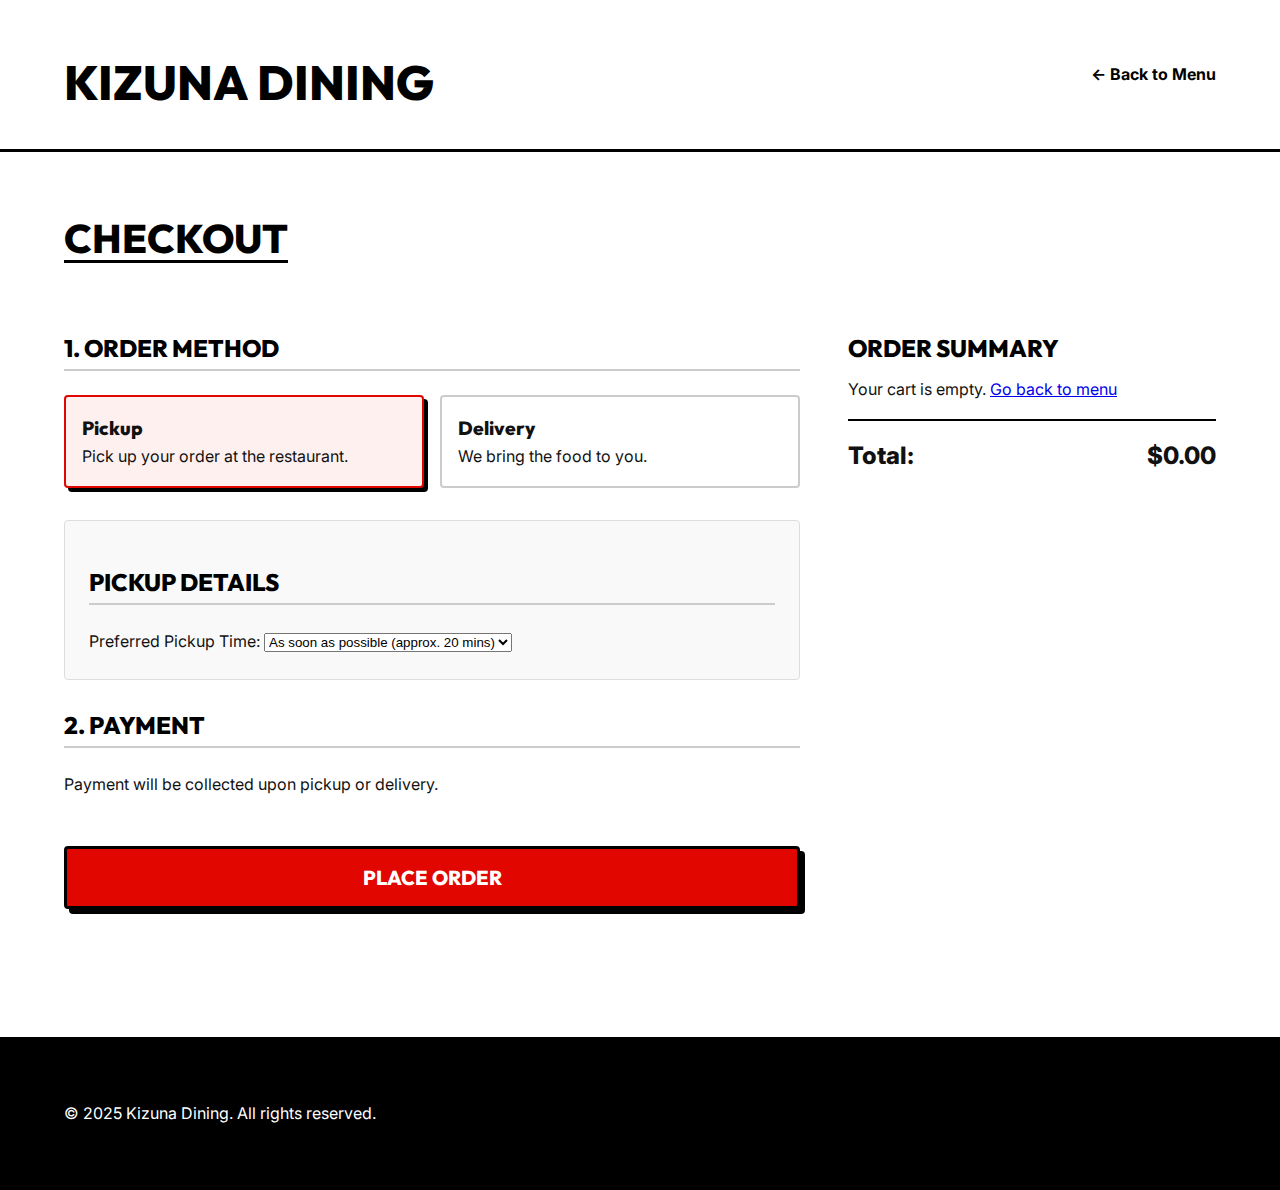
<file: checkout.html>
<!DOCTYPE html>
<html lang="en">

<head>
    <meta charset="UTF-8">
    <meta name="viewport" content="width=device-width, initial-scale=1.0">
    <title>Kizuna Dining - Checkout</title>
    <link rel="stylesheet" href="styles.css">

    <!-- Google Fonts: Outfit (Headings) & Inter (Body) -->
    <link rel="preconnect" href="https://fonts.googleapis.com">
    <link rel="preconnect" href="https://fonts.gstatic.com" crossorigin>
    <link href="https://fonts.googleapis.com/css2?family=Inter:wght@400;500;700&family=Outfit:wght@700;800&display=swap"
        rel="stylesheet">
</head>

<body>
    <header role="banner">
        <div class="container">
            <h1 class="logo">Kizuna Dining</h1>
            <nav role="navigation">
                <a href="index.html" class="back-link">&larr; Back to Menu</a>
            </nav>
        </div>
    </header>

    <main id="main-content" class="container checkout-container">
        <h2>Checkout</h2>

        <div class="checkout-grid">
            <!-- Left Column: Order Details -->
            <div class="checkout-form-section">
                <h3>1. Order Method</h3>
                <div class="method-selector">
                    <label class="method-option">
                        <input type="radio" name="order-method" value="pickup" checked>
                        <span class="method-card">
                            <span class="method-title">Pickup</span>
                            <span class="method-desc">Pick up your order at the restaurant.</span>
                        </span>
                    </label>
                    <label class="method-option">
                        <input type="radio" name="order-method" value="delivery">
                        <span class="method-card">
                            <span class="method-title">Delivery</span>
                            <span class="method-desc">We bring the food to you.</span>
                        </span>
                    </label>
                </div>

                <div id="pickup-details" class="details-section">
                    <h3>Pickup Details</h3>
                    <label for="pickup-time">Preferred Pickup Time:</label>
                    <select id="pickup-time" name="pickup-time">
                        <option value="asap">As soon as possible (approx. 20 mins)</option>
                        <option value="1700">5:00 PM</option>
                        <option value="1730">5:30 PM</option>
                        <option value="1800">6:00 PM</option>
                        <option value="1830">6:30 PM</option>
                        <option value="1900">7:00 PM</option>
                        <option value="1930">7:30 PM</option>
                        <option value="2000">8:00 PM</option>
                    </select>
                </div>

                <div id="delivery-details" class="details-section hidden">
                    <h3>Delivery Address</h3>
                    <div class="form-group">
                        <label for="address">Street Address</label>
                        <input type="text" id="address" name="address" placeholder="123 Main St">
                    </div>
                    <div class="form-group">
                        <label for="city">City</label>
                        <input type="text" id="city" name="city" placeholder="Open City">
                    </div>
                    <div class="form-group">
                        <label for="zip">Zip Code</label>
                        <input type="text" id="zip" name="zip" placeholder="12345">
                    </div>
                </div>

                <div class="payment-section">
                    <h3>2. Payment</h3>
                    <p>Payment will be collected upon pickup or delivery.</p>
                </div>

                <button id="place-order-btn" class="add-btn place-order-btn">Place Order</button>
            </div>

            <!-- Right Column: Order Summary -->
            <div class="order-summary-sidebar">
                <h3>Order Summary</h3>
                <div id="checkout-items">
                    <!-- Items injected here -->
                </div>
                <div class="checkout-total">
                    <span>Total:</span>
                    <span id="checkout-total-price">$0.00</span>
                </div>
            </div>
        </div>
    </main>

    <footer role="contentinfo">
        <div class="container">
            <p>&copy; 2025 Kizuna Dining. All rights reserved.</p>
        </div>
    </footer>

    <script src="checkout.js"></script>
</body>

</html>
</file>
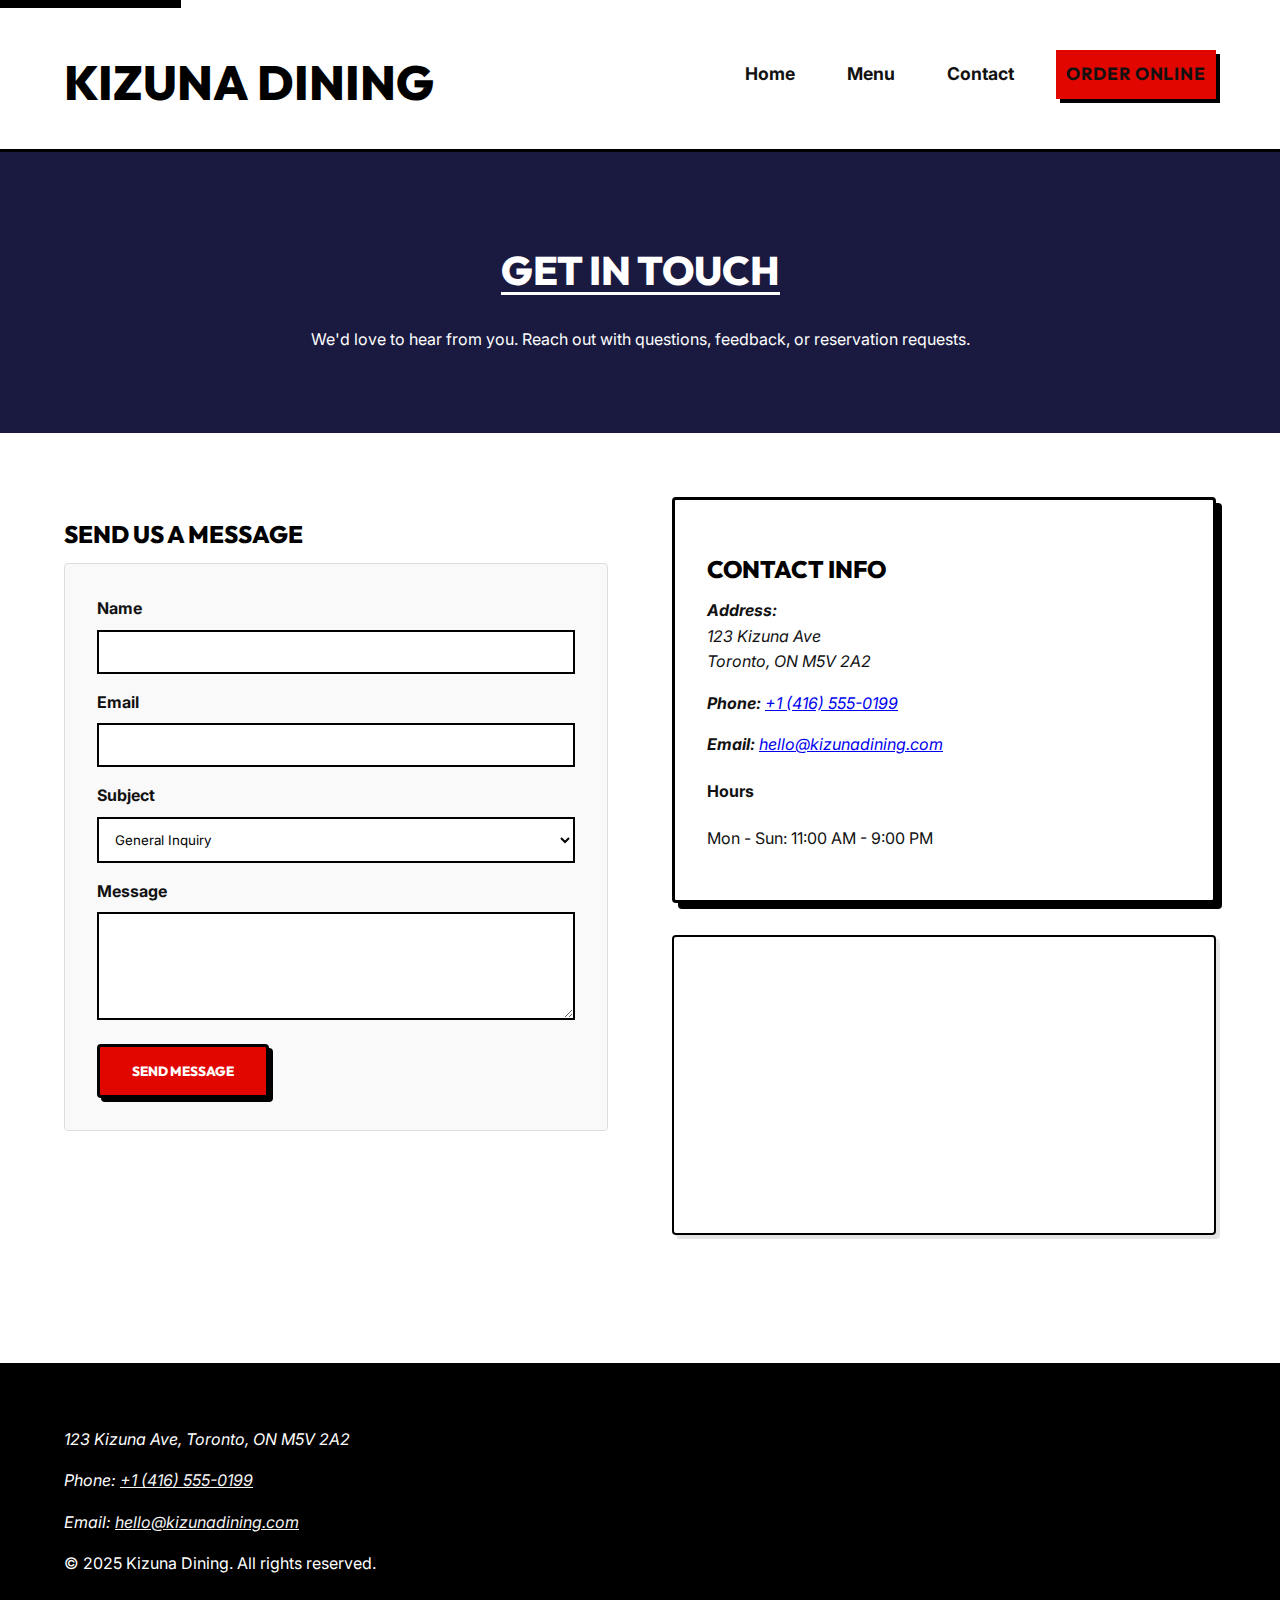
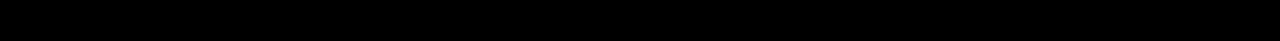
<file: contact.html>
<!DOCTYPE html>
<html lang="en">

<head>
    <meta charset="UTF-8">
    <meta name="viewport" content="width=device-width, initial-scale=1.0">
    <title>Kizuna Dining - Contact</title>
    <link rel="stylesheet" href="styles.css">

    <!-- Google Fonts: Outfit (Headings) & Inter (Body) -->
    <link rel="preconnect" href="https://fonts.googleapis.com">
    <link rel="preconnect" href="https://fonts.gstatic.com" crossorigin>
    <link href="https://fonts.googleapis.com/css2?family=Inter:wght@400;500;700&family=Outfit:wght@700;800&display=swap"
        rel="stylesheet">

    <meta name="description"
        content="Contact Kizuna Dining. Get in touch for reservations, feedback, or inquiries. View our hours and location.">
</head>

<body>
    <a href="#main-content" class="skip-link">Skip to main content</a>

    <header role="banner">
        <div class="container">
            <h1 class="logo">Kizuna Dining</h1>
            <nav role="navigation" aria-label="Main Navigation">
                <button type="button" id="menu-toggle" aria-expanded="false" aria-controls="main-menu"
                    class="menu-toggle">
                    <span class="sr-only">Menu</span>
                    <span class="hamburger" aria-hidden="true"></span>
                </button>
                <ul id="main-menu" class="nav-list">
                    <li><a href="index.html">Home</a></li>
                    <li><a href="menu.html">Menu</a></li>
                    <li><a href="contact.html" class="active">Contact</a></li>
                    <li>
                        <a href="menu.html#cart" class="cart-btn" aria-label="Order Online">
                            Order Online
                        </a>
                    </li>
                </ul>
            </nav>
        </div>
    </header>

    <main id="main-content" role="main">
        <section class="contact-hero">
            <div class="container">
                <h2>Get in Touch</h2>
                <p>We'd love to hear from you. Reach out with questions, feedback, or reservation requests.</p>
            </div>
        </section>

        <section class="contact-section">
            <div class="container">
                <div class="contact-grid">
                    <!-- Contact Form -->
                    <div class="contact-form-container">
                        <h3>Send us a Message</h3>
                        <form id="contact-form" class="contact-form" action="#" method="POST">
                            <div class="form-group">
                                <label for="name">Name</label>
                                <input type="text" id="name" name="name" required aria-required="true">
                            </div>
                            <div class="form-group">
                                <label for="email">Email</label>
                                <input type="email" id="email" name="email" required aria-required="true">
                            </div>
                            <div class="form-group">
                                <label for="subject">Subject</label>
                                <select id="subject" name="subject">
                                    <option value="general">General Inquiry</option>
                                    <option value="reservation">Reservation</option>
                                    <option value="feeback">Feedback</option>
                                    <option value="catering">Catering</option>
                                </select>
                            </div>
                            <div class="form-group">
                                <label for="message">Message</label>
                                <textarea id="message" name="message" rows="5" required aria-required="true"></textarea>
                            </div>
                            <button type="submit" class="cta-btn primary">Send Message</button>
                        </form>
                    </div>

                    <!-- Info & Map -->
                    <div class="contact-info-container">
                        <div class="info-card">
                            <h3>Contact Info</h3>
                            <address>
                                <p><strong>Address:</strong><br>123 Kizuna Ave<br>Toronto, ON M5V 2A2</p>
                                <p><strong>Phone:</strong> <a href="tel:+14165550199">+1 (416) 555-0199</a></p>
                                <p><strong>Email:</strong> <a
                                        href="mailto:hello@kizunadining.com">hello@kizunadining.com</a></p>
                            </address>
                            <div class="hours-block">
                                <h4>Hours</h4>
                                <p>Mon - Sun: 11:00 AM - 9:00 PM</p>
                            </div>
                        </div>

                        <!-- OpenStreetMap (Free, No API Key) -->
                        <div class="map-container">
                            <iframe width="100%" height="300" style="border:0;" loading="lazy"
                                src="https://www.openstreetmap.org/export/embed.html?bbox=-79.4100,43.6400,-79.3800,43.6600&layer=mapnik&marker=43.6480,-79.3960"
                                title="Map of Kizuna Ave (Fictional Location)">
                            </iframe>
                            <div style="font-size: 0.8rem; margin-top: 4px; text-align: right;">
                                <a href="https://www.openstreetmap.org/?mlat=43.6480&mlon=-79.3960#map=16/43.6480/-79.3960"
                                    target="_blank" rel="noopener noreferrer">View Larger Map</a>
                            </div>
                        </div>
                    </div>
                </div>
            </div>
        </section>
    </main>

    <footer role="contentinfo" id="contact">
        <div class="container">
            <h2 class="sr-only">Contact</h2>
            <address>
                <p>123 Kizuna Ave, Toronto, ON M5V 2A2</p>
                <p>Phone: <a href="tel:+14165550199">+1 (416) 555-0199</a></p>
                <p>Email: <a href="mailto:hello@kizunadining.com">hello@kizunadining.com</a></p>
            </address>
            <p>&copy; 2025 Kizuna Dining. All rights reserved.</p>
        </div>
    </footer>

    <script src="script.js"></script>
</body>

</html>
</file>
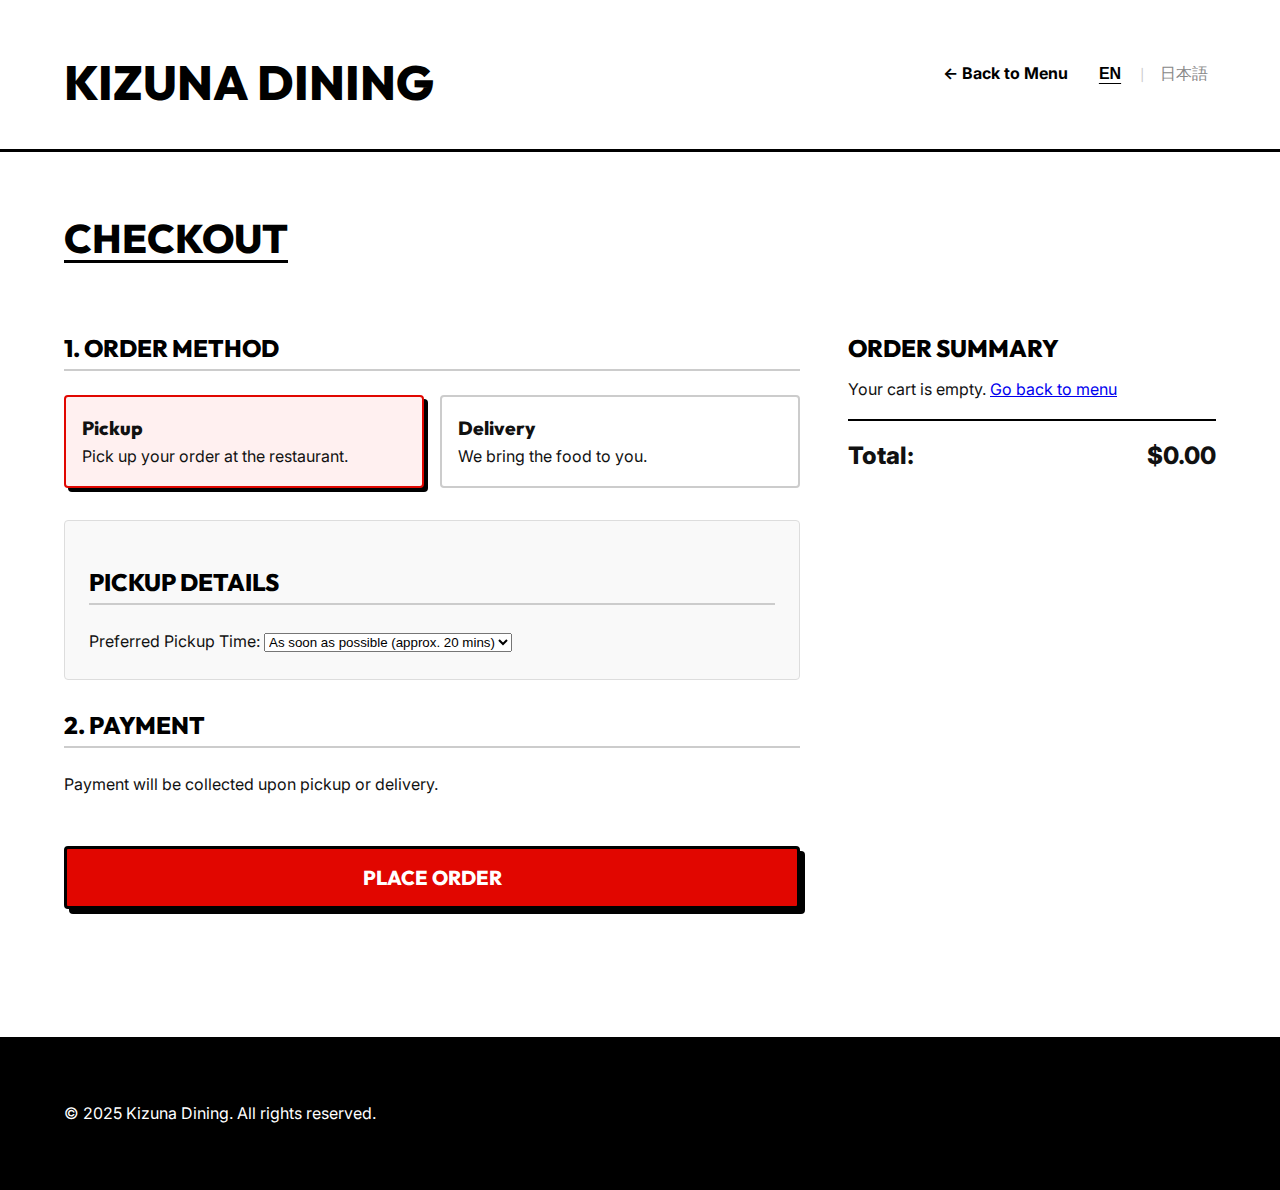
<file: kizuna_app_updated/checkout.html>
<!DOCTYPE html>
<html lang="en">

<head>
    <meta charset="UTF-8">
    <meta name="viewport" content="width=device-width, initial-scale=1.0">
    <title>Kizuna Dining - Checkout</title>
    <link rel="stylesheet" href="styles.css">

    <!-- Google Fonts: Outfit (Headings) & Inter (Body) -->
    <link rel="preconnect" href="https://fonts.googleapis.com">
    <link rel="preconnect" href="https://fonts.gstatic.com" crossorigin>
    <link href="https://fonts.googleapis.com/css2?family=Inter:wght@400;500;700&family=Outfit:wght@700;800&display=swap"
        rel="stylesheet">
</head>

<body>
    <header role="banner">
        <div class="container">
            <h1 class="logo">Kizuna Dining</h1>
            <nav role="navigation">
                <a href="index.html" class="back-link">&larr; Back to Menu</a>
                <div class="lang-toggle-container" style="display:inline-flex; margin-left: 1rem;">
                    <button class="lang-btn active" data-lang="en">EN</button>
                    <span class="separator" aria-hidden="true">|</span>
                    <button class="lang-btn" data-lang="jp">日本語</button>
                </div>
            </nav>
        </div>
    </header>

    <main id="main-content" class="container checkout-container">
        <div class="lang-content-en">
            <h2>Checkout</h2>

            <div class="checkout-grid">
                <!-- Left Column: Order Details -->
                <div class="checkout-form-section">
                    <h3>1. Order Method</h3>
                    <div class="method-selector">
                        <label class="method-option">
                            <input type="radio" name="order-method" value="pickup" checked>
                            <span class="method-card">
                                <span class="method-title">Pickup</span>
                                <span class="method-desc">Pick up your order at the restaurant.</span>
                            </span>
                        </label>
                        <label class="method-option">
                            <input type="radio" name="order-method" value="delivery">
                            <span class="method-card">
                                <span class="method-title">Delivery</span>
                                <span class="method-desc">We bring the food to you.</span>
                            </span>
                        </label>
                    </div>

                    <div id="pickup-details" class="details-section">
                        <h3>Pickup Details</h3>
                        <label for="pickup-time">Preferred Pickup Time:</label>
                        <select id="pickup-time" name="pickup-time">
                            <option value="asap">As soon as possible (approx. 20 mins)</option>
                            <option value="1700">5:00 PM</option>
                            <option value="1730">5:30 PM</option>
                            <option value="1800">6:00 PM</option>
                            <option value="1830">6:30 PM</option>
                            <option value="1900">7:00 PM</option>
                            <option value="1930">7:30 PM</option>
                            <option value="2000">8:00 PM</option>
                        </select>
                    </div>

                    <div id="delivery-details" class="details-section hidden">
                        <h3>Delivery Address</h3>
                        <div class="form-group">
                            <label for="address">Street Address</label>
                            <input type="text" id="address" name="address" placeholder="123 Main St">
                        </div>
                        <div class="form-group">
                            <label for="city">City</label>
                            <input type="text" id="city" name="city" placeholder="Open City">
                        </div>
                        <div class="form-group">
                            <label for="zip">Zip Code</label>
                            <input type="text" id="zip" name="zip" placeholder="12345">
                        </div>
                    </div>

                    <div class="payment-section">
                        <h3>2. Payment</h3>
                        <p>Payment will be collected upon pickup or delivery.</p>
                    </div>

                    <button id="place-order-btn" class="add-btn place-order-btn">Place Order</button>
                </div>

                <!-- Right Column: Order Summary -->
                <div class="order-summary-sidebar">
                    <h3>Order Summary</h3>
                    <div id="checkout-items">
                        <!-- Items injected here -->
                    </div>
                    <div class="checkout-total">
                        <span>Total:</span>
                        <span id="checkout-total-price">$0.00</span>
                    </div>
                </div>
            </div>
        </div>

        <div class="lang-content-jp hidden">
            <h2>お会計</h2>
            <div class="checkout-grid">
                <div class="checkout-form-section">
                    <p>日本語でのオンライン注文は現在準備中です。</p>
                    <p>恐れ入りますが、英語のフォームをご利用いただくか、電話でご注文ください。</p>
                    <p class="empty-state-message">Online ordering is currently available in English. Please switch to
                        English to proceed.</p>
                </div>
            </div>
        </div>
    </main>

    <footer role="contentinfo">
        <div class="container">
            <p>&copy; 2025 Kizuna Dining. All rights reserved.</p>
        </div>
    </footer>

    <script src="script.js"></script>
    <script src="checkout.js"></script>
</body>

</html>
</file>
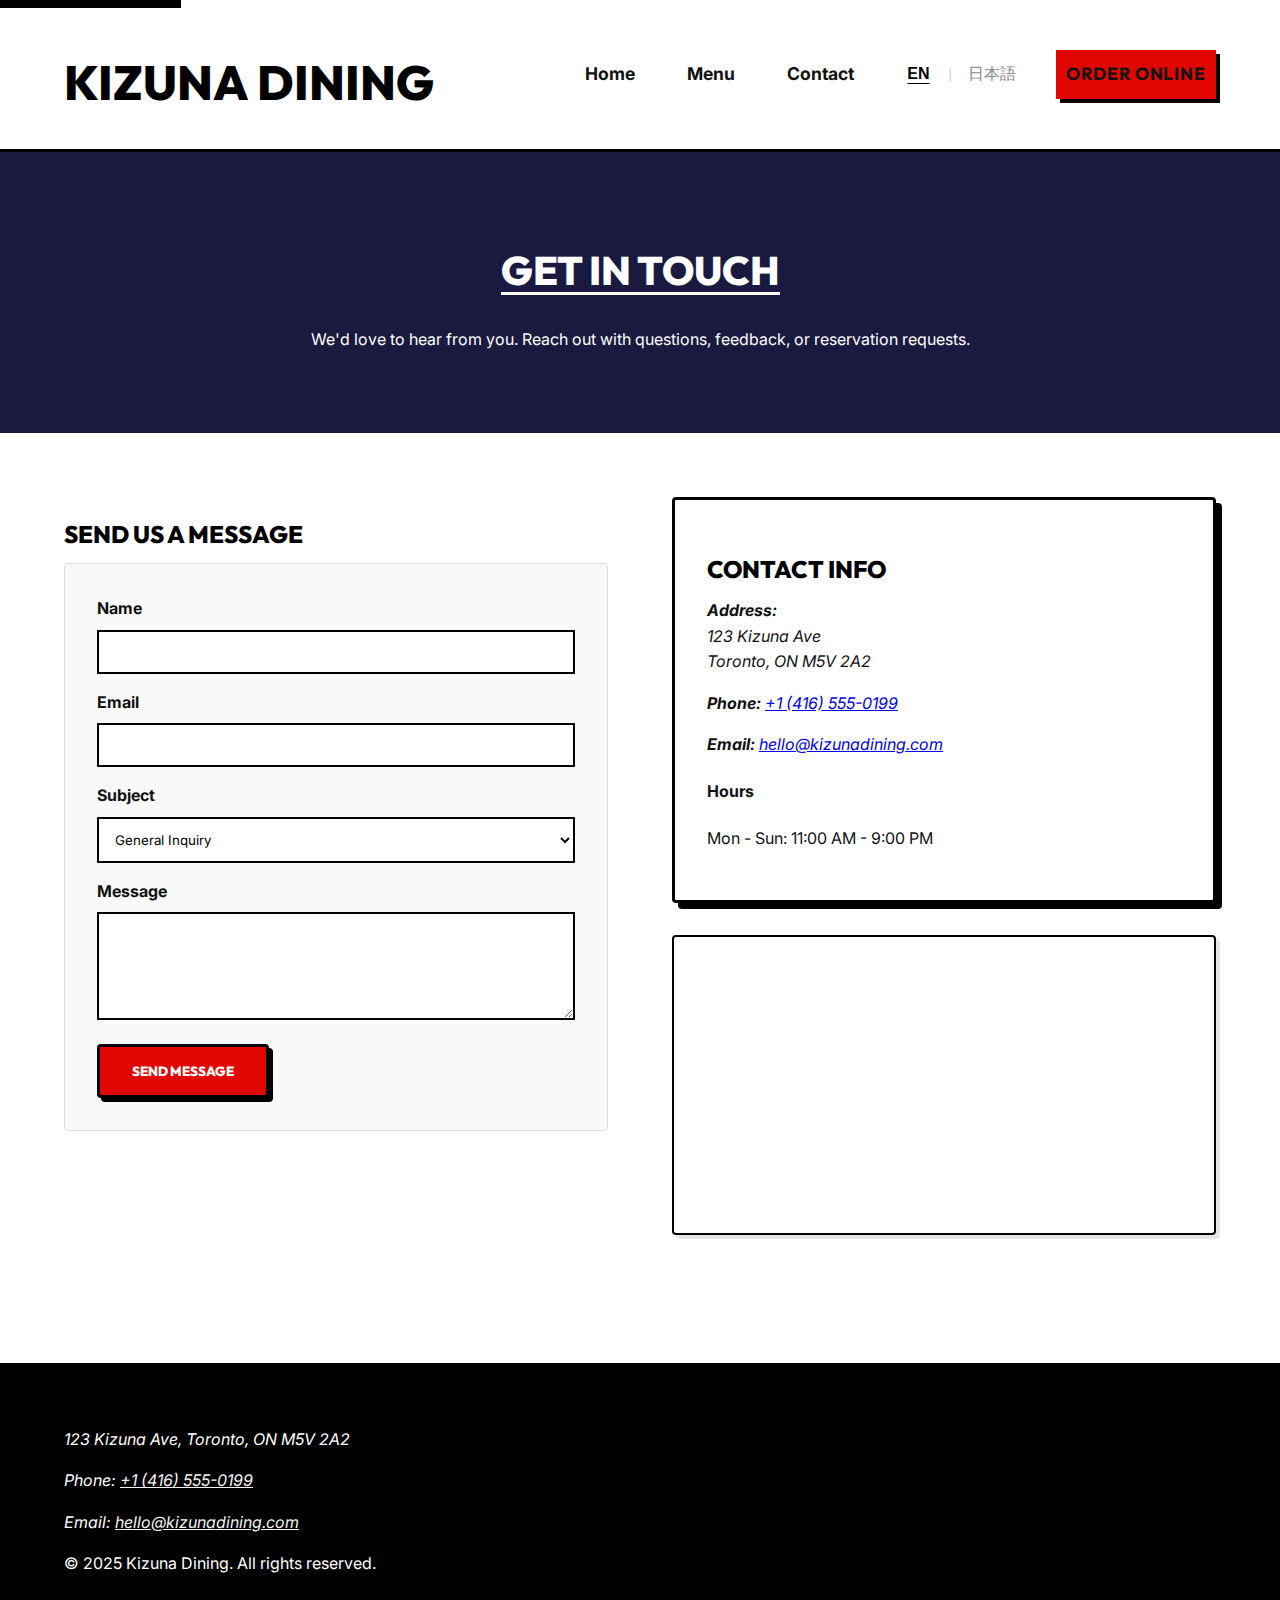
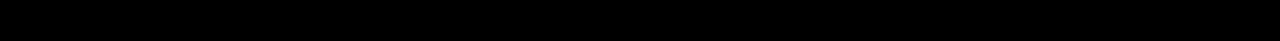
<file: kizuna_app_updated/contact.html>
<!DOCTYPE html>
<html lang="en">

<head>
    <meta charset="UTF-8">
    <meta name="viewport" content="width=device-width, initial-scale=1.0">
    <title>Kizuna Dining - Contact</title>
    <link rel="stylesheet" href="styles.css">

    <!-- Google Fonts: Outfit (Headings) & Inter (Body) -->
    <link rel="preconnect" href="https://fonts.googleapis.com">
    <link rel="preconnect" href="https://fonts.gstatic.com" crossorigin>
    <link href="https://fonts.googleapis.com/css2?family=Inter:wght@400;500;700&family=Outfit:wght@700;800&display=swap"
        rel="stylesheet">

    <meta name="description"
        content="Contact Kizuna Dining. Get in touch for reservations, feedback, or inquiries. View our hours and location.">
</head>

<body>
    <a href="#main-content" class="skip-link">Skip to main content</a>

    <header role="banner">
        <div class="container">
            <h1 class="logo">Kizuna Dining</h1>
            <nav role="navigation" aria-label="Main Navigation">
                <button type="button" id="menu-toggle" aria-expanded="false" aria-controls="main-menu"
                    class="menu-toggle">
                    <span class="sr-only">Menu</span>
                    <span class="hamburger" aria-hidden="true"></span>
                </button>
                <ul id="main-menu" class="nav-list">
                    <li><a href="index.html">Home</a></li>
                    <li><a href="menu.html">Menu</a></li>
                    <li><a href="contact.html" class="active">Contact</a></li>
                    <li>
                        <div class="lang-toggle-container">
                            <button class="lang-btn active" data-lang="en">EN</button>
                            <span class="separator" aria-hidden="true">|</span>
                            <button class="lang-btn" data-lang="jp">日本語</button>
                        </div>
                    </li>
                    <li>
                        <a href="menu.html#cart" class="cart-btn" aria-label="Order Online">
                            Order Online
                        </a>
                    </li>
                </ul>
            </nav>
        </div>
    </header>

    <main id="main-content" role="main">
        <!-- English Content -->
        <div class="lang-content-en">
            <section class="contact-hero">
                <div class="container">
                    <h2>Get in Touch</h2>
                    <p>We'd love to hear from you. Reach out with questions, feedback, or reservation requests.</p>
                </div>
            </section>

            <section class="contact-section">
                <div class="container">
                    <div class="contact-grid">
                        <!-- Contact Form -->
                        <div class="contact-form-container">
                            <h3>Send us a Message</h3>
                            <form id="contact-form" class="contact-form" action="#" method="POST">
                                <div class="form-group">
                                    <label for="name">Name</label>
                                    <input type="text" id="name" name="name" required aria-required="true">
                                </div>
                                <div class="form-group">
                                    <label for="email">Email</label>
                                    <input type="email" id="email" name="email" required aria-required="true">
                                </div>
                                <div class="form-group">
                                    <label for="subject">Subject</label>
                                    <select id="subject" name="subject">
                                        <option value="general">General Inquiry</option>
                                        <option value="reservation">Reservation</option>
                                        <option value="feeback">Feedback</option>
                                        <option value="catering">Catering</option>
                                    </select>
                                </div>
                                <div class="form-group">
                                    <label for="message">Message</label>
                                    <textarea id="message" name="message" rows="5" required
                                        aria-required="true"></textarea>
                                </div>
                                <button type="submit" class="cta-btn primary">Send Message</button>
                            </form>
                        </div>

                        <!-- Info & Map -->
                        <div class="contact-info-container">
                            <div class="info-card">
                                <h3>Contact Info</h3>
                                <address>
                                    <p><strong>Address:</strong><br>123 Kizuna Ave<br>Toronto, ON M5V 2A2</p>
                                    <p><strong>Phone:</strong> <a href="tel:+14165550199">+1 (416) 555-0199</a></p>
                                    <p><strong>Email:</strong> <a
                                            href="mailto:hello@kizunadining.com">hello@kizunadining.com</a></p>
                                </address>
                                <div class="hours-block">
                                    <h4>Hours</h4>
                                    <p>Mon - Sun: 11:00 AM - 9:00 PM</p>
                                </div>
                            </div>

                            <!-- OpenStreetMap (Free, No API Key) -->
                            <div class="map-container">
                                <iframe width="100%" height="300" style="border:0;" loading="lazy"
                                    src="https://www.openstreetmap.org/export/embed.html?bbox=-79.4100,43.6400,-79.3800,43.6600&layer=mapnik&marker=43.6480,-79.3960"
                                    title="Map of Kizuna Ave (Fictional Location)">
                                </iframe>
                                <div style="font-size: 0.8rem; margin-top: 4px; text-align: right;">
                                    <a href="https://www.openstreetmap.org/?mlat=43.6480&mlon=-79.3960#map=16/43.6480/-79.3960"
                                        target="_blank" rel="noopener noreferrer">View Larger Map</a>
                                </div>
                            </div>
                        </div>
                    </div>
                </div>
            </section>
        </div>

        <!-- Japanese Content -->
        <div class="lang-content-jp hidden">
            <section class="contact-hero">
                <div class="container">
                    <h2>お問い合わせ</h2>
                    <p>ご質問、ご感想、ご予約など、お気軽にお問い合わせください。</p>
                </div>
            </section>

            <section class="contact-section">
                <div class="container">
                    <div class="contact-grid">
                        <!-- Contact Form -->
                        <div class="contact-form-container">
                            <h3>メッセージを送る</h3>
                            <form id="contact-form-jp" class="contact-form" action="#" method="POST">
                                <div class="form-group">
                                    <label for="name-jp">お名前</label>
                                    <input type="text" id="name-jp" name="name" required aria-required="true">
                                </div>
                                <div class="form-group">
                                    <label for="email-jp">メールアドレス</label>
                                    <input type="email" id="email-jp" name="email" required aria-required="true">
                                </div>
                                <div class="form-group">
                                    <label for="subject-jp">件名</label>
                                    <select id="subject-jp" name="subject">
                                        <option value="general">一般のお問い合わせ</option>
                                        <option value="reservation">ご予約</option>
                                        <option value="feeback">フィードバック</option>
                                        <option value="catering">ケータリング</option>
                                    </select>
                                </div>
                                <div class="form-group">
                                    <label for="message-jp">メッセージ</label>
                                    <textarea id="message-jp" name="message" rows="5" required
                                        aria-required="true"></textarea>
                                </div>
                                <button type="submit" class="cta-btn primary">送信する</button>
                            </form>
                        </div>

                        <!-- Info & Map -->
                        <div class="contact-info-container">
                            <div class="info-card">
                                <h3>店舗情報</h3>
                                <address>
                                    <p><strong>住所:</strong><br>123 Kizuna Ave<br>Toronto, ON M5V 2A2</p>
                                    <p><strong>電話:</strong> <a href="tel:+14165550199">+1 (416) 555-0199</a></p>
                                    <p><strong>Email:</strong> <a
                                            href="mailto:hello@kizunadining.com">hello@kizunadining.com</a></p>
                                </address>
                                <div class="hours-block">
                                    <h4>営業時間</h4>
                                    <p>月 - 日: 11:00 AM - 9:00 PM</p>
                                </div>
                            </div>

                            <!-- OpenStreetMap (Free, No API Key) -->
                            <div class="map-container">
                                <iframe width="100%" height="300" style="border:0;" loading="lazy"
                                    src="https://www.openstreetmap.org/export/embed.html?bbox=-79.4100,43.6400,-79.3800,43.6600&layer=mapnik&marker=43.6480,-79.3960"
                                    title="Map of Kizuna Ave (Fictional Location)">
                                </iframe>
                                <div style="font-size: 0.8rem; margin-top: 4px; text-align: right;">
                                    <a href="https://www.openstreetmap.org/?mlat=43.6480&mlon=-79.3960#map=16/43.6480/-79.3960"
                                        target="_blank" rel="noopener noreferrer">大きな地図で見る</a>
                                </div>
                            </div>
                        </div>
                    </div>
                </div>
            </section>
        </div>
    </main>

    <footer role="contentinfo" id="contact">
        <div class="container">
            <h2 class="sr-only">Contact</h2>
            <address>
                <p>123 Kizuna Ave, Toronto, ON M5V 2A2</p>
                <p>Phone: <a href="tel:+14165550199">+1 (416) 555-0199</a></p>
                <p>Email: <a href="mailto:hello@kizunadining.com">hello@kizunadining.com</a></p>
            </address>
            <p>&copy; 2025 Kizuna Dining. All rights reserved.</p>
        </div>
    </footer>

    <script src="script.js"></script>
</body>

</html>
</file>
<file: styles.css>
:root {
    /* Color Palette - Tokyo Modern */
    --bg-color: #ffffff;
    --text-color: #111111;
    --primary-color: #000000;
    --secondary-color: #1A1A40;
    /* Indigo */
    --accent-color: #E10600;
    /* Vermilion Red */
    --highlight-color: #F4F4F4;
    /* Light Grey */
    --card-bg: #ffffff;
    --section-bg: #FAFAFA;

    /* Layout */
    --max-width: 1200px;
    --border-thickness: 3px;
    --shadow-offset: 6px;
    --border-radius: 4px;
    /* Sharper corners */
    --focus-outline: 4px solid var(--accent-color);
}

/* Base Reset & Typography */
* {
    box-sizing: border-box;
}

body {
    font-family: 'Inter', sans-serif;
    line-height: 1.6;
    color: var(--text-color);
    background-color: var(--bg-color);
    margin: 0;
}

/* Headings */
h1,
h2,
h3 {
    font-family: 'Outfit', sans-serif;
    font-weight: 800;
    /* Extra bold */
    line-height: 1.1;
    margin-bottom: 1rem;
    color: var(--primary-color);
    text-transform: uppercase;
}

h1 {
    font-size: 3rem;
}

h2 {
    font-size: 2.5rem;
    margin-top: 2rem;
    border-bottom: var(--border-thickness) solid #000;
    display: inline-block;
}

h3 {
    font-size: 1.5rem;
}

/* Utilities */
.container {
    max-width: var(--max-width);
    margin: 0 auto;
    padding: 0 1.5rem;
}

.sr-only {
    position: absolute;
    width: 1px;
    height: 1px;
    padding: 0;
    margin: -1px;
    overflow: hidden;
    clip: rect(0, 0, 0, 0);
    white-space: nowrap;
    border: 0;
}

.skip-link {
    position: absolute;
    top: -40px;
    left: 0;
    background: var(--primary-color);
    color: white;
    padding: 8px;
    z-index: 100;
    text-decoration: none;
    font-weight: bold;
    border: var(--border-thickness) solid transparent;
}

.skip-link:focus {
    top: 0;
    outline: var(--focus-outline);
    outline-color: var(--highlight-color);
}

/* Focus States */
:focus-visible {
    outline: var(--focus-outline);
    outline-offset: 4px;
    border-radius: 2px;
}

/* Header & Nav */
header {
    background-color: var(--bg-color);
    border-bottom: var(--border-thickness) solid var(--primary-color);
    padding: 1.5rem 0;
    position: sticky;
    top: 0;
    z-index: 10;
}

header .container {
    display: flex;
    justify-content: space-between;
    align-items: center;
}

.nav-list {
    display: flex;
    list-style: none;
    gap: 2rem;
    padding: 0;
    margin: 0;
    align-items: center;
}

.nav-list a {
    text-decoration: none;
    color: var(--text-color);
    font-weight: 700;
    font-size: 1.1rem;
    padding: 0.5rem;
    border: 2px solid transparent;
    transition: all 0.2s;
}

.nav-list a:hover {
    background-color: var(--accent-color);
    color: white;
    border: 2px solid var(--primary-color);
    box-shadow: 3px 3px 0 0 #000;
    transform: translate(-1px, -1px);
}

.menu-toggle {
    display: none;
    /* Mobile only */
}

/* Cart Button */
/* Cart Button (Order Online) */
.cart-btn {
    background-color: var(--accent-color);
    color: white;
    border: 3px solid #000;
    padding: 0.75rem 1.5rem;
    font-weight: 800;
    font-family: 'Outfit', sans-serif;
    text-transform: uppercase;
    cursor: pointer;
    box-shadow: 4px 4px 0 0 #000;
    transition: all 0.2s cubic-bezier(0.25, 0.46, 0.45, 0.94);
    letter-spacing: 0.05em;
    display: inline-block;
    text-align: center;
}

.cart-btn:hover {
    background-color: #ff2a2a;
    /* Lighter red for hover */
    color: white;
    transform: translate(-2px, -2px);
    box-shadow: 6px 6px 0 0 #000;
    border-color: #000;
}

.cart-btn:active {
    transform: translate(2px, 2px);
    box-shadow: 2px 2px 0 0 #000;
}

/* Hero Section */
.hero {
    background-color: white;
    background-image: radial-gradient(var(--accent-color) 1px, transparent 1px);
    background-size: 20px 20px;
    padding: 4rem 0;
    border-bottom: var(--border-thickness) solid var(--primary-color);
    text-align: center;
}

.hero h2 {
    font-size: 3.5rem;
    border: none;
    margin: 0;
}

.hero p {
    font-size: 1.5rem;
    font-weight: 500;
}

/* Menu Sections */
.menu-section {
    padding: 4rem 0;
}

.menu-section:nth-child(even) {
    background-color: var(--section-bg);
}

.menu-grid {
    display: grid;
    grid-template-columns: repeat(auto-fit, minmax(320px, 1fr));
    gap: 2.5rem;
    margin-top: 2rem;
}

/* Menu Cards (Buttons) */
.menu-item {
    display: flex;
    /* Fixes wrapper issue */
}

.menu-item-trigger {
    background: var(--card-bg);
    border: var(--border-thickness) solid var(--primary-color);
    padding: 0;
    margin: 0;
    width: 100%;
    text-align: left;
    cursor: pointer;
    display: flex;
    flex-direction: column;
    box-shadow: var(--shadow-offset) var(--shadow-offset) 0 0 #000;
    /* Card Hard Shadow */
    transition: all 0.2s ease;
    border-radius: var(--border-radius);
    overflow: hidden;
}

.menu-item-trigger:hover {
    transform: translate(-3px, -3px);
    box-shadow: calc(var(--shadow-offset) + 3px) calc(var(--shadow-offset) + 3px) 0 0 #000;
}

.menu-item-trigger:focus-visible {
    outline: var(--focus-outline);
    outline-offset: 6px;
    z-index: 5;
}

.menu-item img {
    width: 100%;
    height: 220px;
    object-fit: cover;
    border-bottom: var(--border-thickness) solid var(--primary-color);
}

.menu-item-content {
    padding: 1.5rem;
    display: flex;
    flex-direction: column;
    flex-grow: 1;
}

.menu-item h3 {
    margin-top: 0;
}

.description {
    margin-bottom: 1.5rem;
    flex-grow: 1;
}

.price {
    font-size: 1.5rem;
    font-weight: 700;
    color: white;
    margin-top: auto;
    background: var(--accent-color);
    display: inline-block;
    padding: 0.25rem 0.75rem;
    border: 2px solid #000;
    box-shadow: 3px 3px 0 0 #000;
    align-self: flex-start;
}

.dietary-tags {
    list-style: none;
    padding: 0;
    margin-top: 1rem;
    display: flex;
    gap: 0.5rem;
    flex-wrap: wrap;
}

.tag {
    font-size: 0.85rem;
    font-weight: bold;
    padding: 0.25rem 0.5rem;
    border: 2px solid #000;
    background-color: #fff;
    text-transform: uppercase;
    letter-spacing: 0.5px;
}

.tag.veg {
    background-color: #d4edda;
}

.tag.gf {
    background-color: #fff3cd;
}

/* Modal */
dialog {
    border: var(--border-thickness) solid #000;
    border-radius: var(--border-radius);
    box-shadow: 10px 10px 0 0 #000;
    /* Huge hard shadow */
    padding: 0;
    max-width: 550px;
    width: 90%;
    background: var(--card-bg);
}

dialog::backdrop {
    background: rgba(0, 0, 0, 0.4);
    backdrop-filter: blur(4px);
}

.modal-content {
    padding: 2rem;
    position: relative;
}

.close-button {
    position: absolute;
    top: 1rem;
    right: 1rem;
    background: #fff;
    border: 2px solid #000;
    font-size: 1.5rem;
    width: 40px;
    height: 40px;
    display: flex;
    align-items: center;
    justify-content: center;
    cursor: pointer;
    box-shadow: 3px 3px 0 0 #000;
    transition: all 0.2s;
}

.close-button:hover {
    background: var(--accent-color);
    color: white;
    transform: translate(-1px, -1px);
    box-shadow: 4px 4px 0 0 #000;
}

#modal-image {
    width: 100%;
    height: 300px;
    object-fit: cover;
    border: 2px solid #000;
    border-radius: var(--border-radius);
    margin-bottom: 1.5rem;
    box-shadow: 4px 4px 0 0 rgba(0, 0, 0, 0.1);
}

/* Modal Form Controls */
.cart-form {
    margin-top: 2rem;
    padding-top: 1.5rem;
    border-top: 2px dashed #000;
}

.qty-controls button {
    background: white;
    border: 2px solid #000;
    font-weight: bold;
    box-shadow: 2px 2px 0 0 #000;
    transition: transform 0.1s;
}

.qty-controls button:active {
    transform: translate(2px, 2px);
    box-shadow: none;
}

.qty-controls input {
    border: 2px solid #000;
    font-family: 'Inter', sans-serif;
    font-weight: bold;
}

.add-btn {
    margin-top: 1rem;
    width: 100%;
    background-color: var(--accent-color);
    color: white;
    border: 3px solid #000;
    padding: 1rem;
    font-size: 1.25rem;
    font-weight: 800;
    text-transform: uppercase;
    border-radius: var(--border-radius);
    cursor: pointer;
    box-shadow: 5px 5px 0 0 #000;
    transition: all 0.2s;
    font-family: 'Outfit', sans-serif;
}

.add-btn:hover {
    background-color: #ff333a;
    transform: translate(-2px, -2px);
    box-shadow: 7px 7px 0 0 #000;
}

.add-btn:active {
    transform: translate(2px, 2px);
    box-shadow: 3px 3px 0 0 #000;
}

/* Footer */
footer {
    background-color: #000;
    color: white;
    padding: 3rem 0;
    margin-top: 4rem;
}

footer a {
    color: var(--highlight-color);
}

/* Responsive */
@media (max-width: 768px) {
    .menu-toggle {
        display: block;
        background: none;
        border: none;
        padding: 0.5rem;
        cursor: pointer;
    }

    .hamburger {
        display: block;
        width: 25px;
        height: 3px;
        background: #000;
        position: relative;
    }

    .hamburger::before,
    .hamburger::after {
        content: '';
        position: absolute;
        left: 0;
        width: 100%;
        height: 3px;
        background: #000;
    }

    .hamburger::before {
        top: -8px;
    }

    .hamburger::after {
        top: 8px;
    }

    .nav-list {
        display: none;
        flex-direction: column;
        position: absolute;
        top: 100%;
        left: 0;
        right: 0;
        background: white;
        border-bottom: 3px solid #000;
        padding: 1rem;
    }

    .hero h2 {
        font-size: 2.5rem;
    }
}

/* Filter Controls */
.filter-controls {
    margin-top: 3rem;
    display: flex;
    justify-content: center;
    gap: 1.5rem;
    flex-wrap: wrap;
}

.filter-status-text {
    text-align: center;
    width: 100%;
    margin-top: 1rem;
    font-family: 'Outfit', sans-serif;
    font-weight: bold;
    color: var(--secondary-color);
    font-size: 1.1rem;
}

.filter-btn {
    background: none;
    border: none;
    color: var(--text-color);
    font-family: 'Outfit', sans-serif;
    font-weight: 600;
    font-size: 1rem;
    cursor: pointer;
    padding: 0.5rem 1rem;
    transition: color 0.3s ease;
    border-bottom: 2px solid transparent;
}

.filter-btn:hover {
    color: var(--primary-color);
}

.filter-btn:active {
    transform: none;
    box-shadow: none;
}

.filter-btn.active {
    background: none;
    color: var(--primary-color);
    box-shadow: none;
    transform: none;
    display: inline-flex;
    align-items: center;
    gap: 0.5rem;
    border-bottom: 2px solid var(--primary-color);
}

.filter-btn.active::before {
    content: "✓";
    font-weight: bold;
}

.filter-btn:focus-visible {
    outline: var(--focus-outline);
    outline-offset: 4px;
}

/* Hide items (utility for JS) */
.hidden {
    display: none !important;
}

/* Animations */
.menu-item {
    animation: fadeIn 0.3s ease-in;
}

@keyframes fadeIn {
    from {
        opacity: 0;
        transform: translateY(10px);
    }

    to {
        opacity: 1;
        transform: translateY(0);
    }
}

@media (max-width: 768px) {
    .filter-controls {
        gap: 1rem;
    }

    .filter-btn {
        flex: 1 1 auto;
        padding: 0.5rem 1rem;
        font-size: 1rem;
    }
}

/* Language Divider */
.lang-divider {
    display: flex;
    align-items: center;
    justify-content: center;
    gap: 1rem;
    padding: 2rem 1rem;
    margin: 3rem 0;
    background-color: var(--secondary-color);
    color: #ffffff;
    font-family: 'Outfit', sans-serif;
    font-weight: 800;
    font-size: 1.5rem;
    text-transform: uppercase;
    letter-spacing: 0.1em;
    border-top: 4px solid #000;
    border-bottom: 4px solid #000;
    text-align: center;
}

/* Lang Switch Link */
.lang-toggle-container {
    display: flex;
    align-items: center;
    gap: 0.5rem;
    font-family: 'Outfit', sans-serif;
    font-weight: 700;
}

.lang-btn {
    background: none;
    border: none;
    cursor: pointer;
    font-weight: 400;
    color: #888;
    padding: 0.5rem;
    /* Increased padding */
    min-height: 44px;
    /* Accessible target */
    min-width: 44px;
    /* Accessible target */
    font-size: 1rem;
    transition: all 0.2s;
    display: flex;
    align-items: center;
    justify-content: center;
}

.lang-btn:hover {
    color: var(--primary-color);
}

.lang-btn.active {
    font-weight: 800;
    color: var(--primary-color);
    text-decoration: underline;
    text-underline-offset: 4px;
}

.separator {
    color: #ccc;
    font-weight: 300;
}

/* Empty State Message */
.empty-state-message {
    text-align: center;
    padding: 2rem;
    background-color: var(--section-bg);
    border: 2px dashed #ccc;
    margin-top: 2rem;
    border-radius: var(--border-radius);
    color: #666;
    font-style: italic;
}

.empty-state-message p {
    margin: 0;
}

/* Cart Modal Styles */
.cart-item {
    display: flex;
    justify-content: space-between;
    align-items: center;
    border-bottom: 2px dashed #000;
    padding: 1rem 0;
}

.cart-item-info h4 {
    margin: 0;
    font-size: 1.1rem;
    font-family: 'Outfit', sans-serif;
}

.cart-item-price {
    font-weight: bold;
}

.remove-btn {
    background: #fff;
    border: 2px solid #000;
    color: var(--accent-color);
    font-weight: bold;
    cursor: pointer;
    padding: 0.25rem 0.5rem;
    font-size: 0.9rem;
    margin-left: 1rem;
    box-shadow: 2px 2px 0 0 #000;
}

.remove-btn:active {
    transform: translate(1px, 1px);
    box-shadow: 1px 1px 0 0 #000;
}

.cart-total {
    margin-top: 2rem;
    font-size: 1.5rem;
    font-weight: 800;
    font-family: 'Outfit', sans-serif;
    display: flex;
    justify-content: space-between;
    border-top: 4px solid #000;
    padding-top: 1rem;
}

.empty-cart-msg {
    text-align: center;
    font-style: italic;
    color: #666;
    padding: 2rem 0;
}

.jp-modal {
    font-size: 0.8em;
    font-weight: normal;
    margin-left: 0.5rem;
    color: #555;
    display: none;
    /* Hidden by default, shown via JS if needed or just kept inline */
}

/* Show Japanese text in modal if lang is JP - simplified approach */
html[lang="ja"] .jp-modal {
    display: inline;
}

/* Landing Page Styles */
.landing-hero {
    min-height: 60vh;
    display: flex;
    align-items: center;
    background-image: linear-gradient(rgba(255, 255, 255, 0.9), rgba(255, 255, 255, 0.7)), radial-gradient(var(--accent-color) 1px, transparent 1px);
}

.landing-hero h2 {
    font-size: 3.5rem;
    max-width: 800px;
    margin: 0 auto 1.5rem;
    border: none;
}

.hero-actions {
    display: flex;
    justify-content: center;
    gap: 1.5rem;
    margin-top: 2.5rem;
}

.cta-btn {
    display: inline-block;
    padding: 1rem 2rem;
    font-weight: 800;
    text-transform: uppercase;
    text-decoration: none;
    font-family: 'Outfit', sans-serif;
    border-radius: var(--border-radius);
    transition: all 0.2s;
    box-shadow: 4px 4px 0 0 #000;
    border: 3px solid #000;
}

.cta-btn.primary {
    background-color: var(--accent-color);
    color: white;
}

.cta-btn.primary:hover {
    background-color: #ff333a;
    transform: translate(-2px, -2px);
    box-shadow: 6px 6px 0 0 #000;
}

.cta-btn.secondary {
    background-color: white;
    color: #000;
}

.cta-btn.secondary:hover {
    background-color: var(--section-bg);
    transform: translate(-2px, -2px);
    box-shadow: 6px 6px 0 0 #000;
}

.section {
    padding: 5rem 0;
}

.services-grid {
    display: grid;
    grid-template-columns: repeat(auto-fit, minmax(300px, 1fr));
    gap: 3rem;
    margin-top: 3rem;
}

.service-card {
    background: white;
    padding: 3rem;
    border: 3px solid #000;
    border-radius: var(--border-radius);
    box-shadow: 8px 8px 0 0 #000;
    text-align: center;
    transition: transform 0.2s;
}

.service-card:hover {
    transform: translateY(-5px);
}

.service-card h3 {
    font-size: 2rem;
    margin-bottom: 1rem;
}

.service-card p {
    font-size: 1.1rem;
    margin-bottom: 2rem;
    color: #444;
}

.text-link {
    font-weight: 800;
    color: var(--primary-color);
    text-decoration: none;
    font-size: 1.2rem;
    border-bottom: 3px solid var(--accent-color);
}

.text-link:hover {
    background-color: var(--accent-color);
    color: white;
}

.about-section {
    background-color: var(--secondary-color);
    color: white;
    text-align: center;
}

.about-section h2 {
    color: white;
    border-color: white;
}

.about-content {
    font-size: 1.5rem;
    max-width: 800px;
    margin: 0 auto;
}

.footer-grid {
    display: flex;
    justify-content: space-between;
    flex-wrap: wrap;
    gap: 2rem;
    margin-bottom: 2rem;
}

.footer-grid h3 {
    color: var(--accent-color);
    font-size: 1.5rem;
    margin-top: 0;
}

/* Checkout Page Styles */
.checkout-container {
    padding-top: 2rem;
    padding-bottom: 4rem;
}

.back-link {
    text-decoration: none;
    font-weight: bold;
    color: var(--primary-color);
    border-bottom: 2px solid transparent;
}

.back-link:hover {
    border-bottom: 2px solid var(--accent-color);
}

.checkout-grid {
    display: grid;
    grid-template-columns: 2fr 1fr;
    gap: 3rem;
    margin-top: 2rem;
}

@media (max-width: 768px) {
    .checkout-grid {
        grid-template-columns: 1fr;
    }
}

.checkout-form-section h3 {
    border-bottom: 2px solid #ccc;
    padding-bottom: 0.5rem;
    margin-bottom: 1.5rem;
}

.method-selector {
    display: flex;
    gap: 1rem;
    margin-bottom: 2rem;
}

.method-option {
    flex: 1;
    cursor: pointer;
}

.method-option input {
    position: absolute;
    opacity: 0;
}

.method-card {
    display: flex;
    flex-direction: column;
    border: 2px solid #ccc;
    padding: 1rem;
    border-radius: var(--border-radius);
    transition: all 0.2s;
}

.method-option input:checked+.method-card {
    border-color: var(--accent-color);
    background-color: #fff0f0;
    box-shadow: 4px 4px 0 0 #000;
}

.method-title {
    font-weight: 800;
    font-size: 1.2rem;
    font-family: 'Outfit', sans-serif;
}

.details-section {
    background: #f9f9f9;
    padding: 1.5rem;
    border-radius: var(--border-radius);
    margin-bottom: 2rem;
    border: 1px solid #ddd;
}

.form-group {
    margin-bottom: 1rem;
}

.form-group label {
    display: block;
    margin-bottom: 0.5rem;
    font-weight: bold;
}

.form-group input {
    width: 100%;
    padding: 0.75rem;
    border: 2px solid #000;
    font-family: 'Inter', sans-serif;
}

.checkout-total {
    font-size: 1.5rem;
    font-weight: 800;
    border-top: 2px solid #000;
    margin-top: 1rem;
    padding-top: 1rem;
    display: flex;
    justify-content: space-between;
}

.checkout-item {
    display: flex;
    justify-content: space-between;
    padding: 0.5rem 0;
    border-bottom: 1px dashed #ccc;
}

.place-order-btn {
    width: 100%;
    margin-top: 2rem;
}

/* Contact Page Styles */
.contact-hero {
    background-color: var(--secondary-color);
    color: white;
    padding: 4rem 0;
    text-align: center;
}

.contact-hero h2 {
    color: white;
    border-color: white;
}

.contact-section {
    padding: 4rem 0;
}

.contact-grid {
    display: grid;
    grid-template-columns: 1fr 1fr;
    gap: 4rem;
}

@media (max-width: 768px) {
    .contact-grid {
        grid-template-columns: 1fr;
    }
}

.contact-form {
    background: #f9f9f9;
    padding: 2rem;
    border-radius: var(--border-radius);
    border: 1px solid #ddd;
}

.contact-form textarea {
    width: 100%;
    padding: 0.75rem;
    border: 2px solid #000;
    font-family: 'Inter', sans-serif;
    resize: vertical;
}

.contact-form select {
    width: 100%;
    padding: 0.75rem;
    border: 2px solid #000;
    font-family: 'Inter', sans-serif;
    background-color: white;
}

.info-card {
    background: white;
    padding: 2rem;
    border: 3px solid #000;
    border-radius: var(--border-radius);
    box-shadow: 6px 6px 0 0 #000;
    margin-bottom: 2rem;
}

.map-container {
    width: 100%;
    height: 300px;
    border: 2px solid #000;
    border-radius: var(--border-radius);
    overflow: hidden;
    box-shadow: 4px 4px 0 0 rgba(0, 0, 0, 0.1);
}

.map-container iframe {
    width: 100%;
    height: 100%;
    border: none;
}

/* Utility */
.hidden {
    display: none !important;
}

/* Language Switcher */
.lang-select {
    padding: 0.5rem;
    border: 1px solid var(--border-color);
    border-radius: 4px;
    background-color: var(--bg-card);
    color: var(--text-primary);
    font-size: 1rem;
    cursor: pointer;
}

.lang-select:focus {
    border-color: var(--accent-color);
    outline: none;
    box-shadow: 0 0 0 2px var(--accent-light);
}
</file>
<file: kizuna_app_updated/styles.css>
:root {
    /* Color Palette - Tokyo Modern */
    --bg-color: #ffffff;
    --text-color: #111111;
    --primary-color: #000000;
    --secondary-color: #1A1A40;
    /* Indigo */
    --accent-color: #E10600;
    /* Vermilion Red */
    --highlight-color: #F4F4F4;
    /* Light Grey */
    --card-bg: #ffffff;
    --section-bg: #FAFAFA;

    /* Layout */
    --max-width: 1200px;
    --border-thickness: 3px;
    --shadow-offset: 6px;
    --border-radius: 4px;
    /* Sharper corners */
    --focus-outline: 4px solid var(--accent-color);
}

/* Base Reset & Typography */
* {
    box-sizing: border-box;
}

body {
    font-family: 'Inter', sans-serif;
    line-height: 1.6;
    color: var(--text-color);
    background-color: var(--bg-color);
    margin: 0;
}

/* Headings */
h1,
h2,
h3 {
    font-family: 'Outfit', sans-serif;
    font-weight: 800;
    /* Extra bold */
    line-height: 1.1;
    margin-bottom: 1rem;
    color: var(--primary-color);
    text-transform: uppercase;
}

h1 {
    font-size: 3rem;
}

h2 {
    font-size: 2.5rem;
    margin-top: 2rem;
    border-bottom: var(--border-thickness) solid #000;
    display: inline-block;
}

h3 {
    font-size: 1.5rem;
}

/* Utilities */
.container {
    max-width: var(--max-width);
    margin: 0 auto;
    padding: 0 1.5rem;
}

.sr-only {
    position: absolute;
    width: 1px;
    height: 1px;
    padding: 0;
    margin: -1px;
    overflow: hidden;
    clip: rect(0, 0, 0, 0);
    white-space: nowrap;
    border: 0;
}

.skip-link {
    position: absolute;
    top: -40px;
    left: 0;
    background: var(--primary-color);
    color: white;
    padding: 8px;
    z-index: 100;
    text-decoration: none;
    font-weight: bold;
    border: var(--border-thickness) solid transparent;
}

.skip-link:focus {
    top: 0;
    outline: var(--focus-outline);
    outline-color: var(--highlight-color);
}

/* Focus States */
:focus-visible {
    outline: var(--focus-outline);
    outline-offset: 4px;
    border-radius: 2px;
}

/* Header & Nav */
header {
    background-color: var(--bg-color);
    border-bottom: var(--border-thickness) solid var(--primary-color);
    padding: 1.5rem 0;
    position: sticky;
    top: 0;
    z-index: 10;
}

header .container {
    display: flex;
    justify-content: space-between;
    align-items: center;
}

.nav-list {
    display: flex;
    list-style: none;
    gap: 2rem;
    padding: 0;
    margin: 0;
    align-items: center;
}

.nav-list a {
    text-decoration: none;
    color: var(--text-color);
    font-weight: 700;
    font-size: 1.1rem;
    padding: 0.5rem;
    border: 2px solid transparent;
    transition: all 0.2s;
}

.nav-list a:hover {
    background-color: var(--accent-color);
    color: white;
    border: 2px solid var(--primary-color);
    box-shadow: 3px 3px 0 0 #000;
    transform: translate(-1px, -1px);
}

.menu-toggle {
    display: none;
    /* Mobile only */
}

/* Cart Button */
/* Cart Button (Order Online) */
.cart-btn {
    background-color: var(--accent-color);
    color: white;
    border: 3px solid #000;
    padding: 0.75rem 1.5rem;
    font-weight: 800;
    font-family: 'Outfit', sans-serif;
    text-transform: uppercase;
    cursor: pointer;
    box-shadow: 4px 4px 0 0 #000;
    transition: all 0.2s cubic-bezier(0.25, 0.46, 0.45, 0.94);
    letter-spacing: 0.05em;
    display: inline-block;
    text-align: center;
}

.cart-btn:hover {
    background-color: #ff2a2a;
    /* Lighter red for hover */
    color: white;
    transform: translate(-2px, -2px);
    box-shadow: 6px 6px 0 0 #000;
    border-color: #000;
}

.cart-btn:active {
    transform: translate(2px, 2px);
    box-shadow: 2px 2px 0 0 #000;
}

/* Hero Section */
.hero {
    background-color: white;
    background-image: radial-gradient(var(--accent-color) 1px, transparent 1px);
    background-size: 20px 20px;
    padding: 4rem 0;
    border-bottom: var(--border-thickness) solid var(--primary-color);
    text-align: center;
}

.hero h2 {
    font-size: 3.5rem;
    border: none;
    margin: 0;
}

.hero p {
    font-size: 1.5rem;
    font-weight: 500;
}

/* Menu Sections */
.menu-section {
    padding: 4rem 0;
}

.menu-section:nth-child(even) {
    background-color: var(--section-bg);
}

.menu-grid {
    display: grid;
    grid-template-columns: repeat(auto-fit, minmax(320px, 1fr));
    gap: 2.5rem;
    margin-top: 2rem;
}

/* Menu Cards (Buttons) */
.menu-item {
    display: flex;
    /* Fixes wrapper issue */
}

.menu-item-trigger {
    background: var(--card-bg);
    border: var(--border-thickness) solid var(--primary-color);
    padding: 0;
    margin: 0;
    width: 100%;
    text-align: left;
    cursor: pointer;
    display: flex;
    flex-direction: column;
    box-shadow: var(--shadow-offset) var(--shadow-offset) 0 0 #000;
    /* Card Hard Shadow */
    transition: all 0.2s ease;
    border-radius: var(--border-radius);
    overflow: hidden;
}

.menu-item-trigger:hover {
    transform: translate(-3px, -3px);
    box-shadow: calc(var(--shadow-offset) + 3px) calc(var(--shadow-offset) + 3px) 0 0 #000;
}

.menu-item-trigger:focus-visible {
    outline: var(--focus-outline);
    outline-offset: 6px;
    z-index: 5;
}

.menu-item img {
    width: 100%;
    height: 220px;
    object-fit: cover;
    border-bottom: var(--border-thickness) solid var(--primary-color);
}

.menu-item-content {
    padding: 1.5rem;
    display: flex;
    flex-direction: column;
    flex-grow: 1;
}

.menu-item h3 {
    margin-top: 0;
}

.description {
    margin-bottom: 1.5rem;
    flex-grow: 1;
}

.price {
    font-size: 1.5rem;
    font-weight: 700;
    color: white;
    margin-top: auto;
    background: var(--accent-color);
    display: inline-block;
    padding: 0.25rem 0.75rem;
    border: 2px solid #000;
    box-shadow: 3px 3px 0 0 #000;
    align-self: flex-start;
}

.dietary-tags {
    list-style: none;
    padding: 0;
    margin-top: 1rem;
    display: flex;
    gap: 0.5rem;
    flex-wrap: wrap;
}

.tag {
    font-size: 0.85rem;
    font-weight: bold;
    padding: 0.25rem 0.5rem;
    border: 2px solid #000;
    background-color: #fff;
    text-transform: uppercase;
    letter-spacing: 0.5px;
}

.tag.veg {
    background-color: #d4edda;
}

.tag.gf {
    background-color: #fff3cd;
}

/* Modal */
dialog {
    border: var(--border-thickness) solid #000;
    border-radius: var(--border-radius);
    box-shadow: 10px 10px 0 0 #000;
    /* Huge hard shadow */
    padding: 0;
    max-width: 550px;
    width: 90%;
    background: var(--card-bg);
}

dialog::backdrop {
    background: rgba(0, 0, 0, 0.4);
    backdrop-filter: blur(4px);
}

.modal-content {
    padding: 2rem;
    position: relative;
}

.close-button {
    position: absolute;
    top: 1rem;
    right: 1rem;
    background: #fff;
    border: 2px solid #000;
    font-size: 1.5rem;
    width: 40px;
    height: 40px;
    display: flex;
    align-items: center;
    justify-content: center;
    cursor: pointer;
    box-shadow: 3px 3px 0 0 #000;
    transition: all 0.2s;
}

.close-button:hover {
    background: var(--accent-color);
    color: white;
    transform: translate(-1px, -1px);
    box-shadow: 4px 4px 0 0 #000;
}

#modal-image {
    width: 100%;
    height: 300px;
    object-fit: cover;
    border: 2px solid #000;
    border-radius: var(--border-radius);
    margin-bottom: 1.5rem;
    box-shadow: 4px 4px 0 0 rgba(0, 0, 0, 0.1);
}

/* Modal Form Controls */
.cart-form {
    margin-top: 2rem;
    padding-top: 1.5rem;
    border-top: 2px dashed #000;
}

.qty-controls button {
    background: white;
    border: 2px solid #000;
    font-weight: bold;
    box-shadow: 2px 2px 0 0 #000;
    transition: transform 0.1s;
}

.qty-controls button:active {
    transform: translate(2px, 2px);
    box-shadow: none;
}

.qty-controls input {
    border: 2px solid #000;
    font-family: 'Inter', sans-serif;
    font-weight: bold;
}

.add-btn {
    margin-top: 1rem;
    width: 100%;
    background-color: var(--accent-color);
    color: white;
    border: 3px solid #000;
    padding: 1rem;
    font-size: 1.25rem;
    font-weight: 800;
    text-transform: uppercase;
    border-radius: var(--border-radius);
    cursor: pointer;
    box-shadow: 5px 5px 0 0 #000;
    transition: all 0.2s;
    font-family: 'Outfit', sans-serif;
}

.add-btn:hover {
    background-color: #ff333a;
    transform: translate(-2px, -2px);
    box-shadow: 7px 7px 0 0 #000;
}

.add-btn:active {
    transform: translate(2px, 2px);
    box-shadow: 3px 3px 0 0 #000;
}

/* Footer */
footer {
    background-color: #000;
    color: white;
    padding: 3rem 0;
    margin-top: 4rem;
}

footer a {
    color: var(--highlight-color);
}

/* Responsive */
@media (max-width: 768px) {
    .menu-toggle {
        display: block;
        background: none;
        border: 2px solid #000;
        padding: 0.5rem;
        cursor: pointer;
    }

    .hamburger {
        display: block;
        width: 25px;
        height: 3px;
        background: #000;
        position: relative;
    }

    .hamburger::before,
    .hamburger::after {
        content: '';
        position: absolute;
        left: 0;
        width: 100%;
        height: 3px;
        background: #000;
    }

    .hamburger::before {
        top: -8px;
    }

    .hamburger::after {
        top: 8px;
    }

    .nav-list {
        display: none;
        flex-direction: column;
        position: absolute;
        top: 100%;
        left: 0;
        right: 0;
        background: white;
        border-bottom: 3px solid #000;
        padding: 1rem;
    }

    .hero h2 {
        font-size: 2.5rem;
    }
}

/* Filter Controls */
.filter-controls {
    margin-top: 3rem;
    display: flex;
    justify-content: center;
    gap: 1.5rem;
    flex-wrap: wrap;
}

#filter-status {
    text-align: center;
    width: 100%;
    margin-top: 1rem;
    font-family: 'Outfit', sans-serif;
    font-weight: bold;
    color: var(--secondary-color);
    font-size: 1.1rem;
}

.filter-btn {
    background-color: white;
    color: var(--primary-color);
    border: var(--border-thickness) solid var(--primary-color);
    padding: 0.75rem 1.5rem;
    font-family: 'Outfit', sans-serif;
    font-size: 1.1rem;
    font-weight: 800;
    text-transform: uppercase;
    cursor: pointer;
    box-shadow: 4px 4px 0 0 #000;
    transition: all 0.2s;
}

.filter-btn:hover {
    transform: translate(-2px, -2px);
    box-shadow: 6px 6px 0 0 #000;
    background-color: var(--section-bg);
}

.filter-btn:active {
    transform: translate(2px, 2px);
    box-shadow: 2px 2px 0 0 #000;
}

.filter-btn.active {
    background-color: var(--primary-color);
    color: var(--highlight-color);
    box-shadow: 2px 2px 0 0 #333;
    transform: translate(2px, 2px);
    display: inline-flex;
    align-items: center;
    gap: 0.5rem;
}

.filter-btn.active::before {
    content: "✓";
    font-weight: bold;
}

.filter-btn:focus-visible {
    outline: var(--focus-outline);
    outline-offset: 4px;
}

/* Hide items (utility for JS) */
.hidden {
    display: none !important;
}

/* Animations */
.menu-item {
    animation: fadeIn 0.3s ease-in;
}

@keyframes fadeIn {
    from {
        opacity: 0;
        transform: translateY(10px);
    }

    to {
        opacity: 1;
        transform: translateY(0);
    }
}

@media (max-width: 768px) {
    .filter-controls {
        gap: 1rem;
    }

    .filter-btn {
        flex: 1 1 auto;
        padding: 0.5rem 1rem;
        font-size: 1rem;
    }
}

/* Language Divider */
.lang-divider {
    display: flex;
    align-items: center;
    justify-content: center;
    gap: 1rem;
    padding: 2rem 1rem;
    margin: 3rem 0;
    background-color: var(--secondary-color);
    color: #ffffff;
    font-family: 'Outfit', sans-serif;
    font-weight: 800;
    font-size: 1.5rem;
    text-transform: uppercase;
    letter-spacing: 0.1em;
    border-top: 4px solid #000;
    border-bottom: 4px solid #000;
    text-align: center;
}

/* Lang Switch Link */
.lang-toggle-container {
    display: flex;
    align-items: center;
    gap: 0.5rem;
    font-family: 'Outfit', sans-serif;
    font-weight: 700;
}

.lang-btn {
    background: none;
    border: none;
    cursor: pointer;
    font-weight: 400;
    color: #888;
    padding: 0.5rem;
    /* Increased padding */
    min-height: 44px;
    /* Accessible target */
    min-width: 44px;
    /* Accessible target */
    font-size: 1rem;
    transition: all 0.2s;
    display: flex;
    align-items: center;
    justify-content: center;
}

.lang-btn:hover {
    color: var(--primary-color);
}

.lang-btn.active {
    font-weight: 800;
    color: var(--primary-color);
    text-decoration: underline;
    text-underline-offset: 4px;
}

.separator {
    color: #ccc;
    font-weight: 300;
}

/* Empty State Message */
.empty-state-message {
    text-align: center;
    padding: 2rem;
    background-color: var(--section-bg);
    border: 2px dashed #ccc;
    margin-top: 2rem;
    border-radius: var(--border-radius);
    color: #666;
    font-style: italic;
}

.empty-state-message p {
    margin: 0;
}

/* Cart Modal Styles */
.cart-item {
    display: flex;
    justify-content: space-between;
    align-items: center;
    border-bottom: 2px dashed #000;
    padding: 1rem 0;
}

.cart-item-info h4 {
    margin: 0;
    font-size: 1.1rem;
    font-family: 'Outfit', sans-serif;
}

.cart-item-price {
    font-weight: bold;
}

.remove-btn {
    background: #fff;
    border: 2px solid #000;
    color: var(--accent-color);
    font-weight: bold;
    cursor: pointer;
    padding: 0.25rem 0.5rem;
    font-size: 0.9rem;
    margin-left: 1rem;
    box-shadow: 2px 2px 0 0 #000;
}

.remove-btn:active {
    transform: translate(1px, 1px);
    box-shadow: 1px 1px 0 0 #000;
}

.cart-total {
    margin-top: 2rem;
    font-size: 1.5rem;
    font-weight: 800;
    font-family: 'Outfit', sans-serif;
    display: flex;
    justify-content: space-between;
    border-top: 4px solid #000;
    padding-top: 1rem;
}

.empty-cart-msg {
    text-align: center;
    font-style: italic;
    color: #666;
    padding: 2rem 0;
}

.jp-modal {
    font-size: 0.8em;
    font-weight: normal;
    margin-left: 0.5rem;
    color: #555;
    display: none;
    /* Hidden by default, shown via JS if needed or just kept inline */
}

/* Show Japanese text in modal if lang is JP - simplified approach */
html[lang="ja"] .jp-modal {
    display: inline;
}

/* Landing Page Styles */
.landing-hero {
    min-height: 60vh;
    display: flex;
    align-items: center;
    background-image: linear-gradient(rgba(255, 255, 255, 0.9), rgba(255, 255, 255, 0.7)), radial-gradient(var(--accent-color) 1px, transparent 1px);
}

.landing-hero h2 {
    font-size: 3.5rem;
    max-width: 800px;
    margin: 0 auto 1.5rem;
    border: none;
}

.hero-actions {
    display: flex;
    justify-content: center;
    gap: 1.5rem;
    margin-top: 2.5rem;
}

.cta-btn {
    display: inline-block;
    padding: 1rem 2rem;
    font-weight: 800;
    text-transform: uppercase;
    text-decoration: none;
    font-family: 'Outfit', sans-serif;
    border-radius: var(--border-radius);
    transition: all 0.2s;
    box-shadow: 4px 4px 0 0 #000;
    border: 3px solid #000;
}

.cta-btn.primary {
    background-color: var(--accent-color);
    color: white;
}

.cta-btn.primary:hover {
    background-color: #ff333a;
    transform: translate(-2px, -2px);
    box-shadow: 6px 6px 0 0 #000;
}

.cta-btn.secondary {
    background-color: white;
    color: #000;
}

.cta-btn.secondary:hover {
    background-color: var(--section-bg);
    transform: translate(-2px, -2px);
    box-shadow: 6px 6px 0 0 #000;
}

.section {
    padding: 5rem 0;
}

.services-grid {
    display: grid;
    grid-template-columns: repeat(auto-fit, minmax(300px, 1fr));
    gap: 3rem;
    margin-top: 3rem;
}

.service-card {
    background: white;
    padding: 3rem;
    border: 3px solid #000;
    border-radius: var(--border-radius);
    box-shadow: 8px 8px 0 0 #000;
    text-align: center;
    transition: transform 0.2s;
}

.service-card:hover {
    transform: translateY(-5px);
}

.service-card h3 {
    font-size: 2rem;
    margin-bottom: 1rem;
}

.service-card p {
    font-size: 1.1rem;
    margin-bottom: 2rem;
    color: #444;
}

.text-link {
    font-weight: 800;
    color: var(--primary-color);
    text-decoration: none;
    font-size: 1.2rem;
    border-bottom: 3px solid var(--accent-color);
}

.text-link:hover {
    background-color: var(--accent-color);
    color: white;
}

.about-section {
    background-color: var(--secondary-color);
    color: white;
    text-align: center;
}

.about-section h2 {
    color: white;
    border-color: white;
}

.about-content {
    font-size: 1.5rem;
    max-width: 800px;
    margin: 0 auto;
}

.footer-grid {
    display: flex;
    justify-content: space-between;
    flex-wrap: wrap;
    gap: 2rem;
    margin-bottom: 2rem;
}

.footer-grid h3 {
    color: var(--accent-color);
    font-size: 1.5rem;
    margin-top: 0;
}

/* Checkout Page Styles */
.checkout-container {
    padding-top: 2rem;
    padding-bottom: 4rem;
}

.back-link {
    text-decoration: none;
    font-weight: bold;
    color: var(--primary-color);
    border-bottom: 2px solid transparent;
}

.back-link:hover {
    border-bottom: 2px solid var(--accent-color);
}

.checkout-grid {
    display: grid;
    grid-template-columns: 2fr 1fr;
    gap: 3rem;
    margin-top: 2rem;
}

@media (max-width: 768px) {
    .checkout-grid {
        grid-template-columns: 1fr;
    }
}

.checkout-form-section h3 {
    border-bottom: 2px solid #ccc;
    padding-bottom: 0.5rem;
    margin-bottom: 1.5rem;
}

.method-selector {
    display: flex;
    gap: 1rem;
    margin-bottom: 2rem;
}

.method-option {
    flex: 1;
    cursor: pointer;
}

.method-option input {
    position: absolute;
    opacity: 0;
}

.method-card {
    display: flex;
    flex-direction: column;
    border: 2px solid #ccc;
    padding: 1rem;
    border-radius: var(--border-radius);
    transition: all 0.2s;
}

.method-option input:checked+.method-card {
    border-color: var(--accent-color);
    background-color: #fff0f0;
    box-shadow: 4px 4px 0 0 #000;
}

.method-title {
    font-weight: 800;
    font-size: 1.2rem;
    font-family: 'Outfit', sans-serif;
}

.details-section {
    background: #f9f9f9;
    padding: 1.5rem;
    border-radius: var(--border-radius);
    margin-bottom: 2rem;
    border: 1px solid #ddd;
}

.form-group {
    margin-bottom: 1rem;
}

.form-group label {
    display: block;
    margin-bottom: 0.5rem;
    font-weight: bold;
}

.form-group input {
    width: 100%;
    padding: 0.75rem;
    border: 2px solid #000;
    font-family: 'Inter', sans-serif;
}

.checkout-total {
    font-size: 1.5rem;
    font-weight: 800;
    border-top: 2px solid #000;
    margin-top: 1rem;
    padding-top: 1rem;
    display: flex;
    justify-content: space-between;
}

.checkout-item {
    display: flex;
    justify-content: space-between;
    padding: 0.5rem 0;
    border-bottom: 1px dashed #ccc;
}

.place-order-btn {
    width: 100%;
    margin-top: 2rem;
}

/* Contact Page Styles */
.contact-hero {
    background-color: var(--secondary-color);
    color: white;
    padding: 4rem 0;
    text-align: center;
}

.contact-hero h2 {
    color: white;
    border-color: white;
}

.contact-section {
    padding: 4rem 0;
}

.contact-grid {
    display: grid;
    grid-template-columns: 1fr 1fr;
    gap: 4rem;
}

@media (max-width: 768px) {
    .contact-grid {
        grid-template-columns: 1fr;
    }
}

.contact-form {
    background: #f9f9f9;
    padding: 2rem;
    border-radius: var(--border-radius);
    border: 1px solid #ddd;
}

.contact-form textarea {
    width: 100%;
    padding: 0.75rem;
    border: 2px solid #000;
    font-family: 'Inter', sans-serif;
    resize: vertical;
}

.contact-form select {
    width: 100%;
    padding: 0.75rem;
    border: 2px solid #000;
    font-family: 'Inter', sans-serif;
    background-color: white;
}

.info-card {
    background: white;
    padding: 2rem;
    border: 3px solid #000;
    border-radius: var(--border-radius);
    box-shadow: 6px 6px 0 0 #000;
    margin-bottom: 2rem;
}

.map-container {
    width: 100%;
    height: 300px;
    border: 2px solid #000;
    border-radius: var(--border-radius);
    overflow: hidden;
    box-shadow: 4px 4px 0 0 rgba(0, 0, 0, 0.1);
}

.map-container iframe {
    width: 100%;
    height: 100%;
    border: none;
}

/* Utility */
.hidden {
    display: none !important;
}

/* Language Switcher */
.lang-select {
    padding: 0.5rem;
    border: 1px solid var(--border-color);
    border-radius: 4px;
    background-color: var(--bg-card);
    color: var(--text-primary);
    font-size: 1rem;
    cursor: pointer;
}

.lang-select:focus {
    border-color: var(--accent-color);
    outline: none;
    box-shadow: 0 0 0 2px var(--accent-light);
}
</file>
